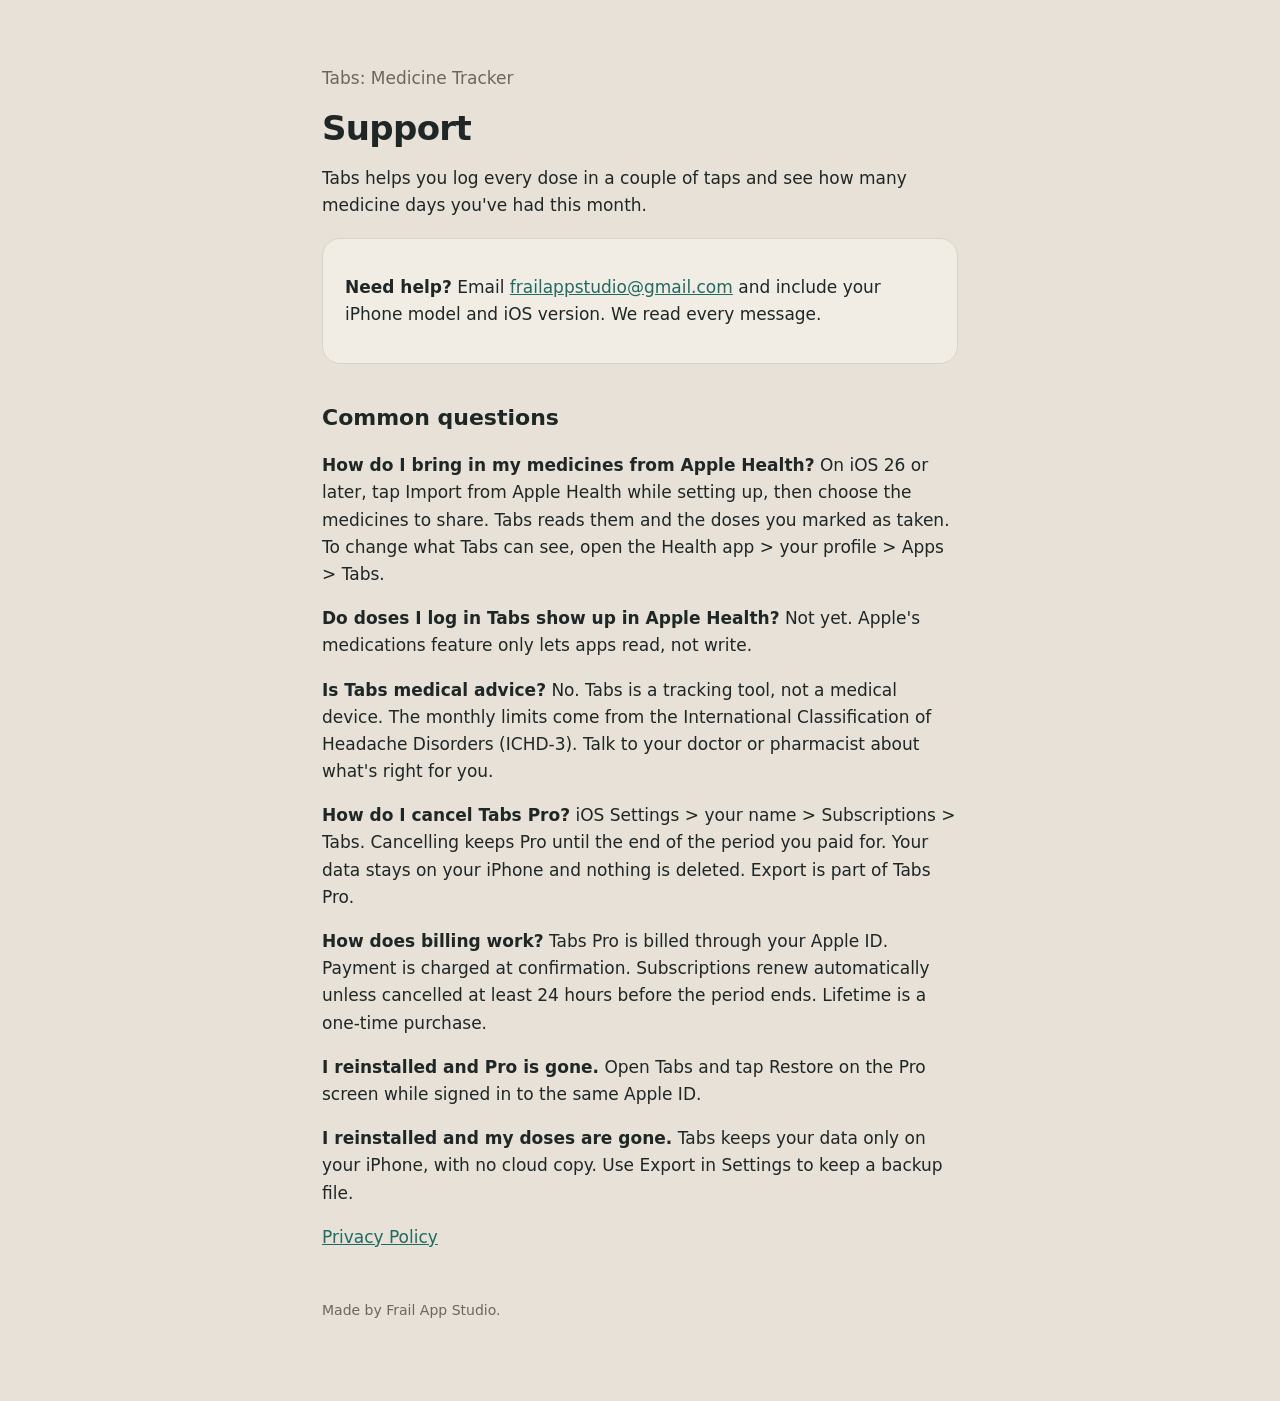
<file: index.html>
<!DOCTYPE html>
<html lang="en"><head><meta charset="utf-8"><meta name="viewport" content="width=device-width, initial-scale=1">
<title>Tabs: Support</title><link rel="stylesheet" href="style.css"></head>
<body><main>
<p class="soft">Tabs: Medicine Tracker</p>
<h1>Support</h1>
<p>Tabs helps you log every dose in a couple of taps and see how many medicine days you've had this month.</p>
<div class="card"><p><strong>Need help?</strong> Email <a href="mailto:frailappstudio@gmail.com">frailappstudio@gmail.com</a> and include your iPhone model and iOS version. We read every message.</p></div>
<h2>Common questions</h2>
<p><strong>How do I bring in my medicines from Apple Health?</strong> On iOS 26 or later, tap Import from Apple Health while setting up, then choose the medicines to share. Tabs reads them and the doses you marked as taken. To change what Tabs can see, open the Health app &gt; your profile &gt; Apps &gt; Tabs.</p>
<p><strong>Do doses I log in Tabs show up in Apple Health?</strong> Not yet. Apple's medications feature only lets apps read, not write.</p>
<p><strong>Is Tabs medical advice?</strong> No. Tabs is a tracking tool, not a medical device. The monthly limits come from the International Classification of Headache Disorders (ICHD-3). Talk to your doctor or pharmacist about what's right for you.</p>
<p><strong>How do I cancel Tabs Pro?</strong> iOS Settings &gt; your name &gt; Subscriptions &gt; Tabs. Cancelling keeps Pro until the end of the period you paid for. Your data stays on your iPhone and nothing is deleted. Export is part of Tabs Pro.</p>
<p><strong>How does billing work?</strong> Tabs Pro is billed through your Apple ID. Payment is charged at confirmation. Subscriptions renew automatically unless cancelled at least 24 hours before the period ends. Lifetime is a one-time purchase.</p>
<p><strong>I reinstalled and Pro is gone.</strong> Open Tabs and tap Restore on the Pro screen while signed in to the same Apple ID.</p>
<p><strong>I reinstalled and my doses are gone.</strong> Tabs keeps your data only on your iPhone, with no cloud copy. Use Export in Settings to keep a backup file.</p>
<p><a href="privacy.html">Privacy Policy</a></p>
<footer>Made by Frail App Studio.</footer>
</main></body></html>
</file>
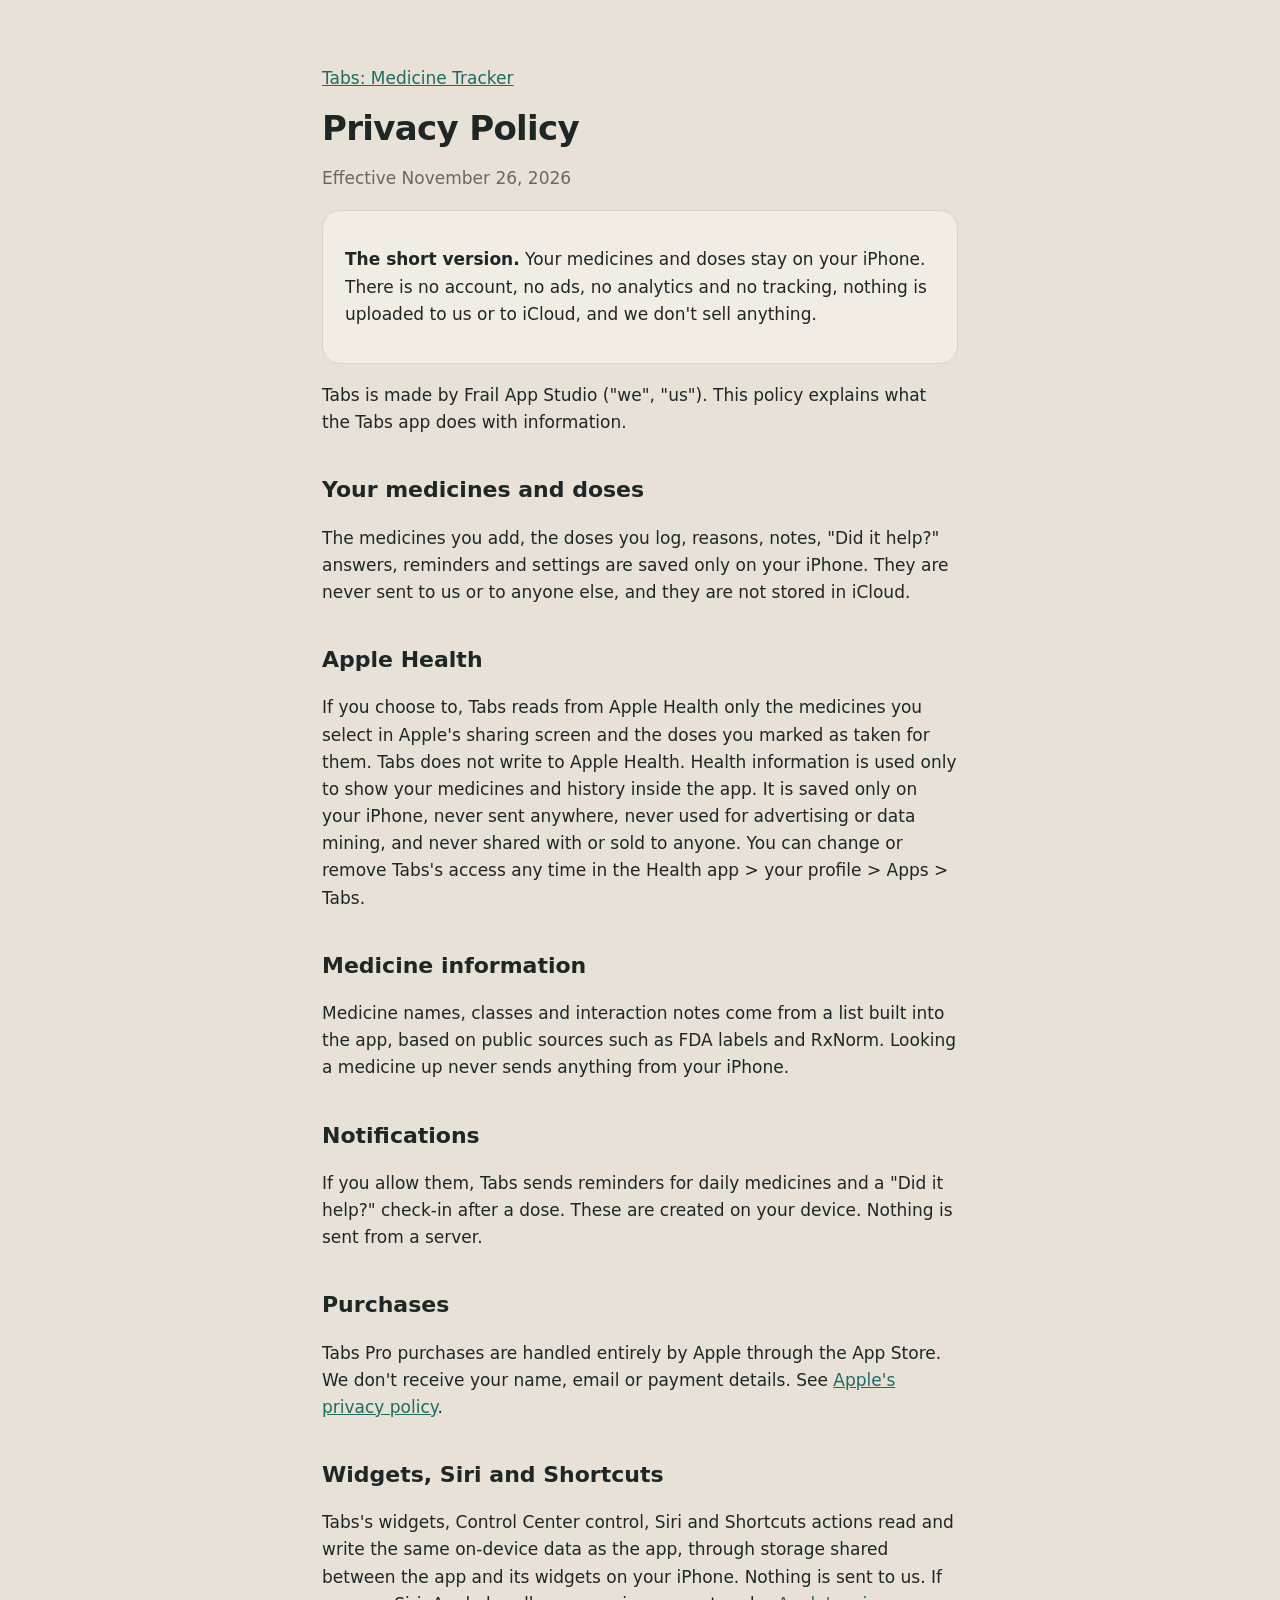
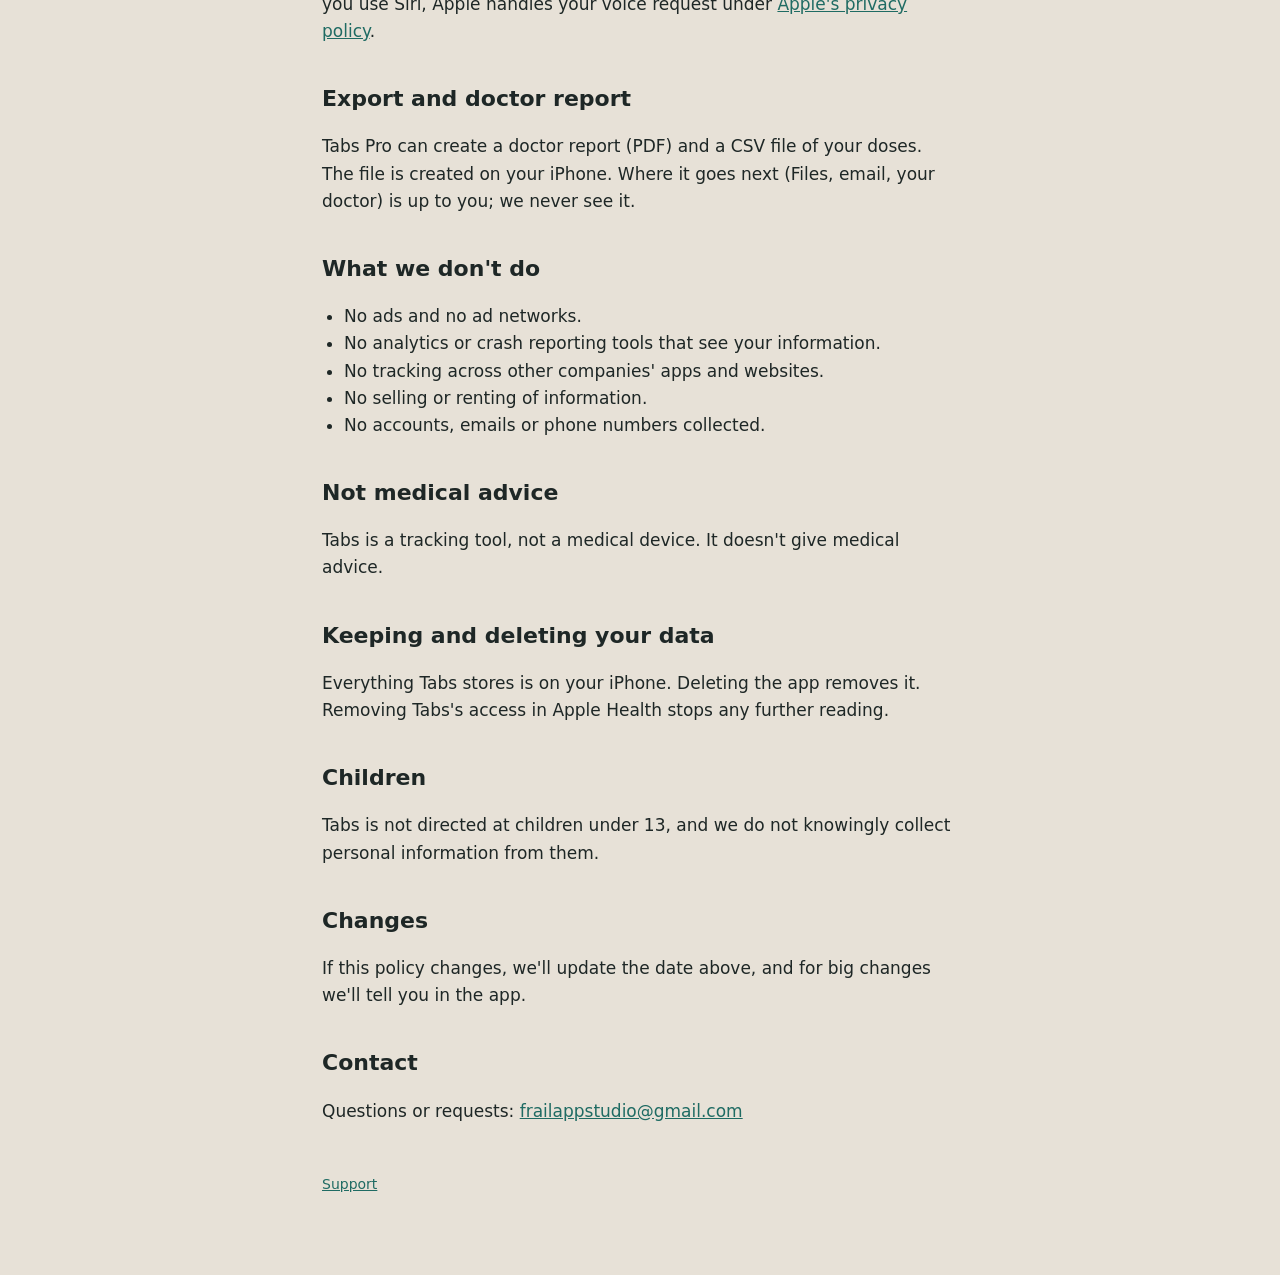
<file: privacy.html>
<!DOCTYPE html>
<html lang="en"><head><meta charset="utf-8"><meta name="viewport" content="width=device-width, initial-scale=1">
<title>Tabs: Privacy Policy</title><link rel="stylesheet" href="style.css"></head>
<body><main>
<p class="soft"><a href="index.html">Tabs: Medicine Tracker</a></p>
<h1>Privacy Policy</h1>
<p class="soft">Effective November 26, 2026</p>

<div class="card"><p><strong>The short version.</strong> Your medicines and doses stay on your iPhone. There is no account, no ads, no analytics and no tracking, nothing is uploaded to us or to iCloud, and we don't sell anything.</p></div>

<p>Tabs is made by Frail App Studio ("we", "us"). This policy explains what the Tabs app does with information.</p>

<h2>Your medicines and doses</h2>
<p>The medicines you add, the doses you log, reasons, notes, "Did it help?" answers, reminders and settings are saved only on your iPhone. They are never sent to us or to anyone else, and they are not stored in iCloud.</p>

<h2>Apple Health</h2>
<p>If you choose to, Tabs reads from Apple Health only the medicines you select in Apple's sharing screen and the doses you marked as taken for them. Tabs does not write to Apple Health. Health information is used only to show your medicines and history inside the app. It is saved only on your iPhone, never sent anywhere, never used for advertising or data mining, and never shared with or sold to anyone. You can change or remove Tabs's access any time in the Health app &gt; your profile &gt; Apps &gt; Tabs.</p>

<h2>Medicine information</h2>
<p>Medicine names, classes and interaction notes come from a list built into the app, based on public sources such as FDA labels and RxNorm. Looking a medicine up never sends anything from your iPhone.</p>

<h2>Notifications</h2>
<p>If you allow them, Tabs sends reminders for daily medicines and a "Did it help?" check-in after a dose. These are created on your device. Nothing is sent from a server.</p>

<h2>Purchases</h2>
<p>Tabs Pro purchases are handled entirely by Apple through the App Store. We don't receive your name, email or payment details. See <a href="https://www.apple.com/legal/privacy/">Apple's privacy policy</a>.</p>

<h2>Widgets, Siri and Shortcuts</h2>
<p>Tabs's widgets, Control Center control, Siri and Shortcuts actions read and write the same on-device data as the app, through storage shared between the app and its widgets on your iPhone. Nothing is sent to us. If you use Siri, Apple handles your voice request under <a href="https://www.apple.com/legal/privacy/">Apple's privacy policy</a>.</p>

<h2>Export and doctor report</h2>
<p>Tabs Pro can create a doctor report (PDF) and a CSV file of your doses. The file is created on your iPhone. Where it goes next (Files, email, your doctor) is up to you; we never see it.</p>

<h2>What we don't do</h2>
<ul>
<li>No ads and no ad networks.</li>
<li>No analytics or crash reporting tools that see your information.</li>
<li>No tracking across other companies' apps and websites.</li>
<li>No selling or renting of information.</li>
<li>No accounts, emails or phone numbers collected.</li>
</ul>

<h2>Not medical advice</h2>
<p>Tabs is a tracking tool, not a medical device. It doesn't give medical advice.</p>

<h2>Keeping and deleting your data</h2>
<p>Everything Tabs stores is on your iPhone. Deleting the app removes it. Removing Tabs's access in Apple Health stops any further reading.</p>

<h2>Children</h2>
<p>Tabs is not directed at children under 13, and we do not knowingly collect personal information from them.</p>

<h2>Changes</h2>
<p>If this policy changes, we'll update the date above, and for big changes we'll tell you in the app.</p>

<h2>Contact</h2>
<p>Questions or requests: <a href="mailto:frailappstudio@gmail.com">frailappstudio@gmail.com</a></p>
<footer><a href="index.html">Support</a></footer>
</main></body></html>
</file>
<file: style.css>
:root { --bg:#E7E1D7; --ink:#1E2726; --soft:#6B675F; --card:#F1ECE4; --accent:#1F6B63; --line:#DCD3C6; }
@media (prefers-color-scheme: dark) {
  :root { --bg:#1B1613; --ink:#F1E8DD; --soft:#B3A495; --card:#241D18; --accent:#6FBFB2; --line:#33291F; }
}
* { box-sizing: border-box; }
body { margin:0; background:var(--bg); color:var(--ink); font:17px/1.6 -apple-system, system-ui, sans-serif; }
main { max-width: 680px; margin: 0 auto; padding: 48px 22px 80px; }
h1 { font-size: 34px; line-height:1.15; margin: 8px 0 6px; letter-spacing:-0.02em; }
h2 { font-size: 22px; margin: 36px 0 6px; }
p, li { color: var(--ink); }
.soft { color: var(--soft); }
.card { background: var(--card); border-radius: 18px; padding: 18px 22px; border: 1px solid var(--line); margin: 18px 0; }
a { color: var(--accent); }
ul { padding-left: 22px; }
footer { margin-top: 48px; color: var(--soft); font-size: 14px; }
</file>
